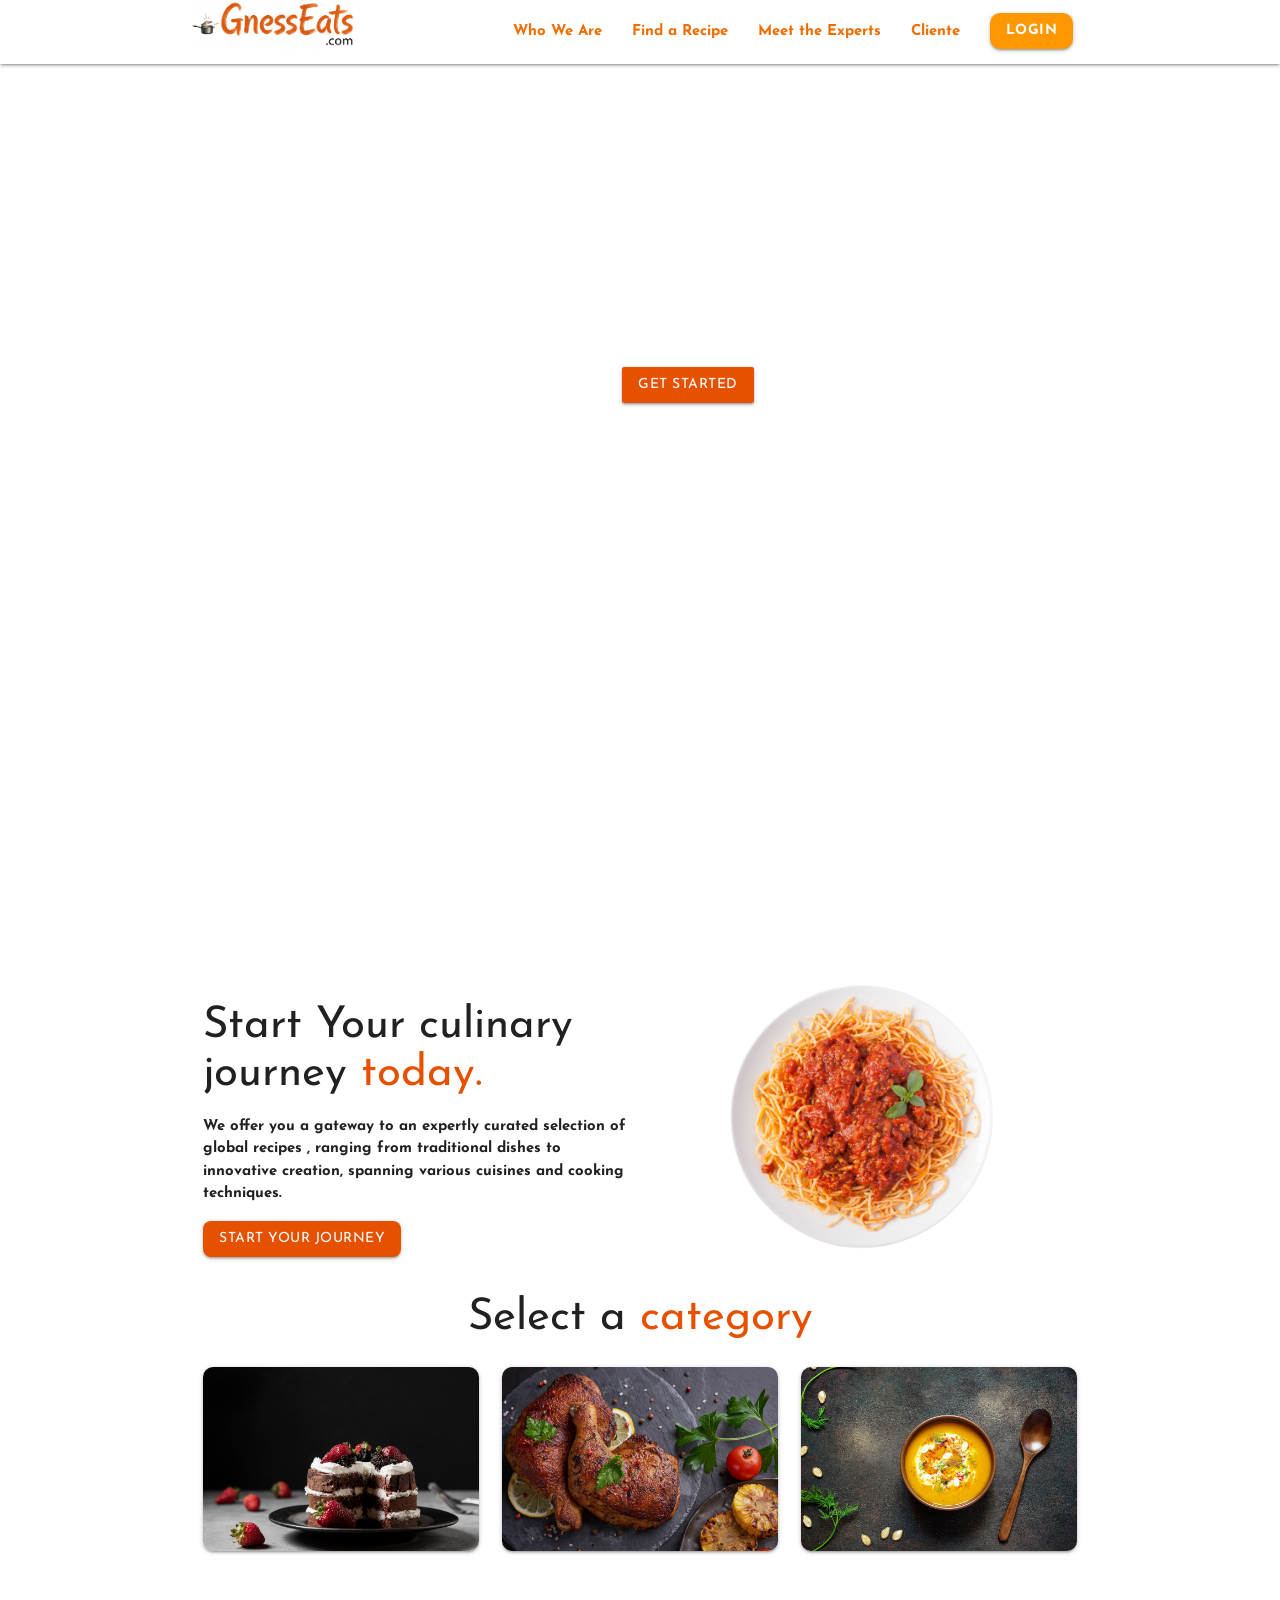
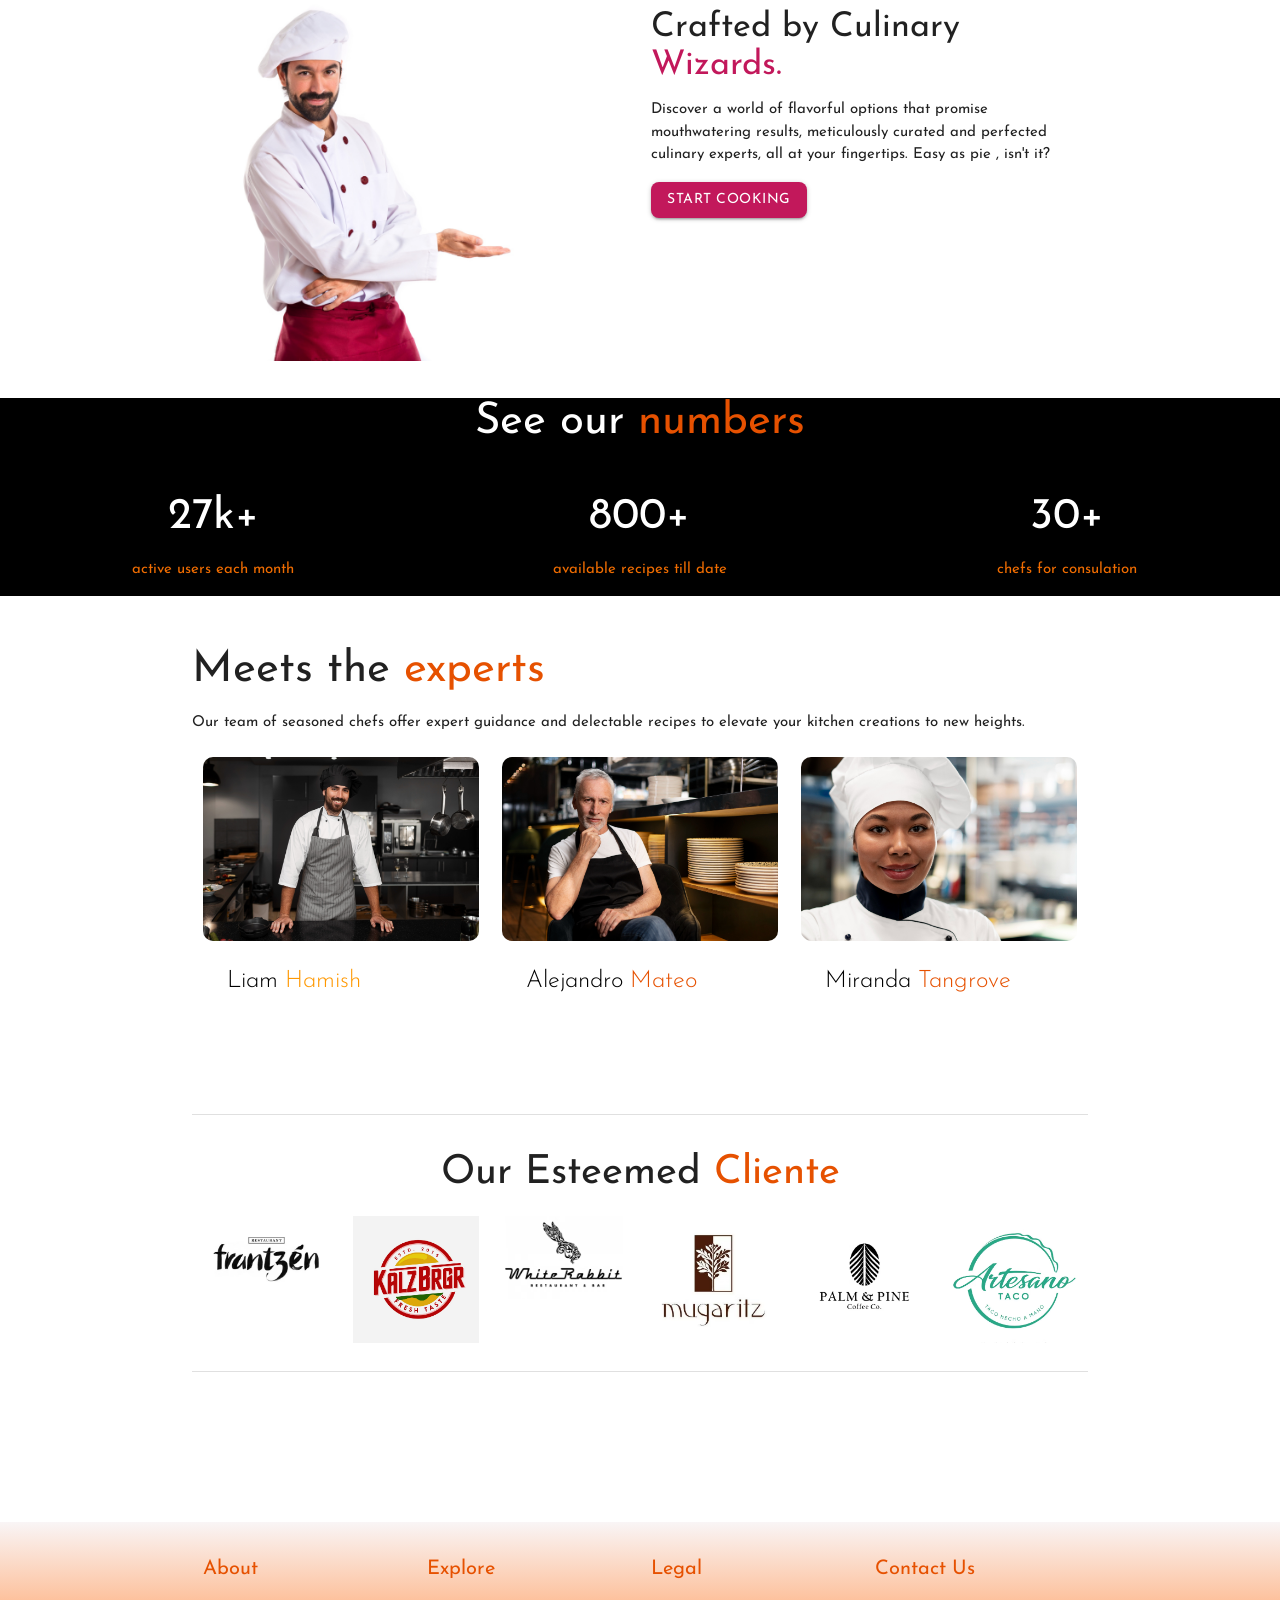
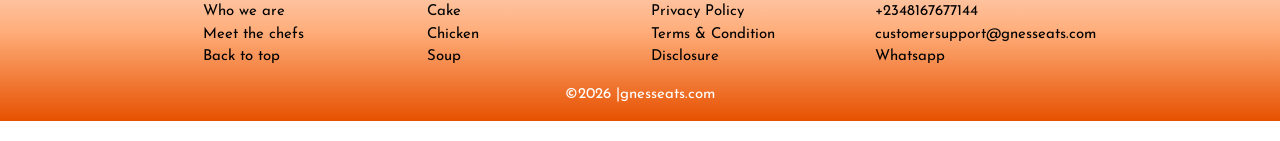
<file: index.html>
<!DOCTYPE html>
<html lang="en">
<head>
    <meta charset="UTF-8">
    <meta name="viewport" content="width=device-width, initial-scale=1.0">
    <title>GnessEats.com</title>
    <link rel="stylesheet" href="css/materialize.css">
    <link rel="stylesheet" href="style.css">
    <link rel="stylesheet" href="https://fonts.googleapis.com/css2?family=Josefin+Sans:wght@400;600;700&display=swap">
    <link rel="stylesheet" href="https://fonts.googleapis.com/icon?family=Material+Icons">
</head>
<body>
    <!-- header -->
    <div class="navbar-fixed">
        <header>
            <nav>
                <div class="nav-wrapper white">
                    <div class="container">
                        <div class="brand-logo">
                            <img src="img/gnesslogo.jpg" alt="GnessEats.com" style="width: 170px;">
                        </div>
                    </div>
                    <div class="container">
                        <a href="#mobile-sidenav" class="sidenav-trigger orange-text text-darken-4"><i class="material-icons">menu</i></a>
                        <ul class="right hide-on-med-and-down">
                            <li><a href="#who-we-are" class="orange-text text-darken-3 nav-links">Who We Are</a></li>
                            <li><a href="#find-a-recipe" class="orange-text text-darken-3 nav-links">Find a Recipe</a></li>
                            <li><a href="#meet-the-expert" class="orange-text text-darken-3 nav-links">Meet the Experts</a></li>
                            <li><a href="#our-esteemed-cliente" class="orange-text text-darken-3 nav-links">Cliente</a></li>
                            <li><a href="#" class="white-text orange login-button btn">LOGIN</a></li>
                        </ul>
                    </div>
                </div>
            </nav>
            <!-- side nav -->
            <ul class="sidenav" id="mobile-sidenav">
                        <li><a href="#who-we-are" class="orange-text text-darken-3 nav-links">Who We Are</a></li>
                        <li><a href="#find-a-recipe" class="orange-text text-darken-3 nav-links">Find a Recipe</a></li>
                        <li><a href="#meet-the-expert" class="orange-text text-darken-3 nav-links">Meet the Experts</a></li>
                        <li><a href="#our-esteemed-cliente" class="orange-text text-darken-3 nav-links">Cliente</a></li>
                        <li><a href="#" class="white-text orange login-button btn">LOGIN</a></li>
                    </ul>
        </header>
    </div>
    <main>
        <!-- hero section -->
        <section>
            <div>
                <video width="100%" autoplay muted loop>
                <source src="img/header-bg-vid.mp4"></video>
                <div class="h center-align">
                    <h2>Every Dish Tells a Story.</h2>
                    <p>Explore, cook, and create with us.</p>
                    <p class="btn orange darken-4">Get Started</p>
                </div>
            </div>
        </section>
        <!-- who we are section -->
        <section class="scrollspy container" id="who-we-are">
            <div class="row">
                <div class="col s12 m6 l6">
                    <h3>Start Your culinary journey <span class="orange-text text-darken-4">today.</span></h3>
                    <p class="who-we-are-p-text">We offer you a gateway to an expertly curated selection of global recipes , ranging from traditional dishes to innovative creation, spanning various cuisines and cooking techniques.</p>
                    <a href="#" class="btn orange darken-4 who-we-are-button">START YOUR JOURNEY</a>
                </div>
                <div class="col s12 m6 l6">
                    <img src="img/spagetti.png" alt="Spagetti" class="responsive-img">
                </div>
            </div>
        </section>
        <!-- select a category -->
        <section class="scrollspy container" id="find-a-recipe">
            <h3 class="select-a-recipe-h-tag">Select a <span class="orange-text text-darken-4">category</span></h3>
            <div class="row">
                <!-- card 1 -->
                <div class="col s12 m12 l4">
                    <a href="cake.html" class="white-text">
                        <div class="relative">
                            <div class="card border-radius-10px">
                                <div class="card-image">
                                    <img src="img/cake-main.jpg" alt="Cake" class="responsive-img">
                                </div>
                            </div>
                            <div class="overlay">
                                <h3>Cakes <i class="material-icons">call_made</i></h3>
                            </div>
                        </div>
                    </a>
                </div>

                <!-- card 2 -->
                <div class="col s12 m12 l4">
                    <a href="chicken.html" class="white-text">
                        <div class="relative">
                            <div class="card border-radius-10px">
                                <div class="card-image">
                                    <img src="img/chicken-main.jpg" alt="Cake" class="responsive-img">
                                </div>
                            </div>
                            <div class="overlay">
                                <h3>Chicken<i class="material-icons">call_made</i></h3>
                            </div>
                        </div>
                    </a>
                </div>

                <!-- card 3 -->
                <div class="col s12 m12 l4">
                    <a href="soup.html" class="white-text">
                        <div class="relative">
                            <div class="card border-radius-10px">
                                <div class="card-image">
                                    <img src="img/soup-main.jpg" alt="Cake" class="responsive-img">
                                </div>
                            </div>
                            <div class="overlay">
                                <h3>Soups<i class="material-icons">call_made</i></h3>
                            </div>
                        </div>
                    </a>
                </div>
        </section>
        <!-- Crafted by Culinary Wizards section -->
        <section class="scrollspy container">
            <div class="row">
                <div class="col s12 m6 l6">
                    <img src="img/chef.jpg" alt="Chef" class="responsive-img">
                </div>
                <div class="col s12 m6 l6">
                    <h4>Crafted by Culinary <br><span class="pink-text text-darken-2">Wizards.</span></h4>
                    <p>Discover a world of flavorful options that promise mouthwatering results, meticulously curated and perfected culinary experts, all at your fingertips. Easy as pie , isn't it?</p>
                    <a href="#" class="btn pink darken-2 who-we-are-button">START COOKING</a>
                </div>
            </div>
        </section>
        <section class="scrollspy see-our-numbers-h-text white-text">
            <h3>See our <span class="orange-text text-darken-4">numbers</span></h3>
            <div class="row">
                <div class="col s12 m12 l4">
                    <div>
                        <h3>27k+</h3>
                        <p class="orange-text text-darken-3">active users each month</p>
                    </div>
                </div>

                <div class="col s12 m12 l4">
                    <div>
                        <h3>800+</h3>
                        <p class="orange-text text-darken-3">available recipes till date</p>
                    </div>
                </div>

                <div class="col s12 m12 l4">
                    <div>
                        <h3>30+</h3>
                        <p class="orange-text text-darken-3">chefs for consulation</p>
                    </div>
                </div>
            </div>

        </section>
        <!-- meet the expert section -->
        <section class="scrollspy container meet-the-expert" id="meet-the-expert">
            <div>
                <h3>Meets the <span class="orange-text text-darken-4">experts</span></h3>
            </div>
            <p>Our team of seasoned chefs offer expert guidance and delectable recipes to elevate your kitchen creations to new heights.</p>
            <div class="row">
                <div class="col s12 m12 l4">
                    <div class="card z-depth-0">
                        <div class="card-image">
                            <img src="img/expert-1.jpg" alt="Expert 1" class="activator">
                        </div>
                        <div class="card-content">
                            <span class="card-title activator black-text text-darken-4">
                                Liam <span class="orange-text">Hamish</span>
                            </span>
                        </div>
                        <div class="card-reveal">
                            <span class="card-title"> <i class="material-icons right">close</i></span>
                            <p> A scottish  culinary virtuoso, infuses traditional flavours with innovative techniques, crafting exquiste dishes that celebrate his rich culinary heritage.</p>
                        </div>
                    </div>
                </div>
                <!-- card 2 -->
                <div class="col s12 m12 l4">
                    <div class="card z-depth-0">
                        <div class="card-image waves-effect waves-block waves-light">
                            <img src="img/expert-2.jpg" alt="Expert 1" class="activator">
                        </div>
                        <div class="card-content">
                            <span class="card-title activator black-text text-darken-4">Alejandro <span class="orange-text text-darken-4">Mateo</span></span>
                        </div>
                        <div class="card-reveal">
                            <span class="card-title"> <i class="material-icons right">close</i></span>
                            <p>He showcases the rich tapestry of Spanish cuisine through his bold flavors and artsitic presentations, honoring age-old traditions with a contemporary flair.</p>
                        </div>
                    </div>
                </div>
                <!-- card 3 -->
                <div class="col s12 m12 l4">
                    <div class="card z-depth-0">
                        <div class="card-image waves-effect waves-block waves-light">
                            <img src="img/expert-3.jpg" alt="Expert 1" class="activator">
                        </div>
                        <div class="card-content">
                            <span class="card-title activator black-text text-darken-4">Miranda <span class="orange-text text-darken-4">Tangrove</span></span>
                        </div>
                        <div class="card-reveal">
                            <span class="card-title"><i class="material-icons right">close</i></span>
                            <p>She brings a modern twist to classic American cuisine, blending flavors from diverse cultural influences to create culinary masterpieces that captivate the palate.</p>
                        </div>
                    </div>
                </div>
            </div>
        </section>

        <!-- our esteemed cliente -->
        <div class="divider container"></div>
        <section class="container" id="our-esteemed-cliente">
            <h2 class="our-estenned-cliente-h-tag">Our Esteemed <span class="orange-text text-darken-4">Cliente</span></h2>
            <!-- images -->
            <div class="row">
                <div class="col s6 m6 l2"><img src="img/rest-1.avif" alt="Cliente-logo-1" class="responsive-img"></div>
                <div class="col s6 m6 l2"><img src="img/rest-2.avif" alt="Cliente-logo-2" class="responsive-img"></div>
                <div class="col s6 m6 l2"><img src="img/rest-3.avif" alt="Cliente-logo-3" class="responsive-img"></div>
                <div class="col s6 m6 l2"><img src="img/rest-4.avif" alt="Cliente-logo-4" class="responsive-img"></div>
                <div class="col s6 m6 l2"><img src="img/rest-5.avif" alt="Cliente-logo-5" class="responsive-img"></div>
                <div class="col s6 m6 l2"><img src="img/rest-6.avif" alt="Cliente-logo-6" class="responsive-img"></div>
            </div>
        </section>
        <div class="divider container"></div>
    </main>
    <footer>
        <div class="row">
            <!-- col 1 -->
            <div class="container">
                <div class="col s12 m6 l3">
                    <h2 class="footer-h-tags">About</h2>
                    <ul>
                        <li><a href="#who-we-are" class="black-text">Who we are</a></li>
                        <li><a href="#meet-the-expert" class="black-text">Meet the chefs</a></li>
                        <li><a href="index.html" class="black-text">Back to top</a></li>
                    </ul>
                </div>
            </div>
            <!-- col 2 -->
            <div class="container">
                <div class="col s12 m6 l3">
                    <h2 class="footer-h-tags">Explore</h2>
                    <ul>
                        <li><a href="cake.html" class="black-text">Cake</a></li>
                        <li><a href="chicken.html" class="black-text">Chicken</a></li>
                        <li><a href="soup.html" class="black-text">Soup</a></li>
                    </ul>
                </div>
            </div>
            <!-- col 3 -->
            <div class="container">
                <div class="col s12 m6 l3">
                    <h2 class="footer-h-tags">Legal</h2>
                    <ul>
                        <li><a href="#" class="black-text">Privacy Policy</a></li>
                        <li><a href="#" class="black-text">Terms & Condition</a></li>
                        <li><a href="#" class="black-text">Disclosure</a></li>
                    </ul>
                </div>
            </div>
            <!-- col 4 -->
            <div class="container">
                <div class="col s12 m6 l3">
                    <h2 class="footer-h-tags">Contact Us</h2>
                    <ul>
                        <li><a href="https://wa.me/2348167677144?text=Hello%20GnessEats%20Team%2C%20I%20visited%20your%20website%20GnessEats.com%20and%20would%20like%20to%20make%20an%20enquiry.%20Thank%20you." target="_blank" style="text-decoration: none;" class="black-text">+2348167677144</a></li>
                        <li><a href="#meet-the-expert" class="black-text">customersupport@gnesseats.com</a></li>
                        <li><a href="https://wa.me/2348167677144?text=Hello%20GnessEats%20Team%2C%20I%20visited%20your%20website%20GnessEats.com%20and%20would%20like%20to%20make%20an%20enquiry.%20Thank%20you." target="_blank" class="black-text">Whatsapp</a></li>
                    </ul>
                </div>
            </div>
            <div class="container footer-copyright">
            <p class="white-text center">&copy;2026 |gnesseats.com</p>  
        </div>
        </div>
    </footer>
</body>
<script src="js/jquery.js"></script>
<script src="js/materialize.js"></script>
<script>
    $(document).ready( ()=>{
    $('sidenav').sidenav();
    $('scrollspy').scrollSpy();
    })
</script>
</html>
</file>
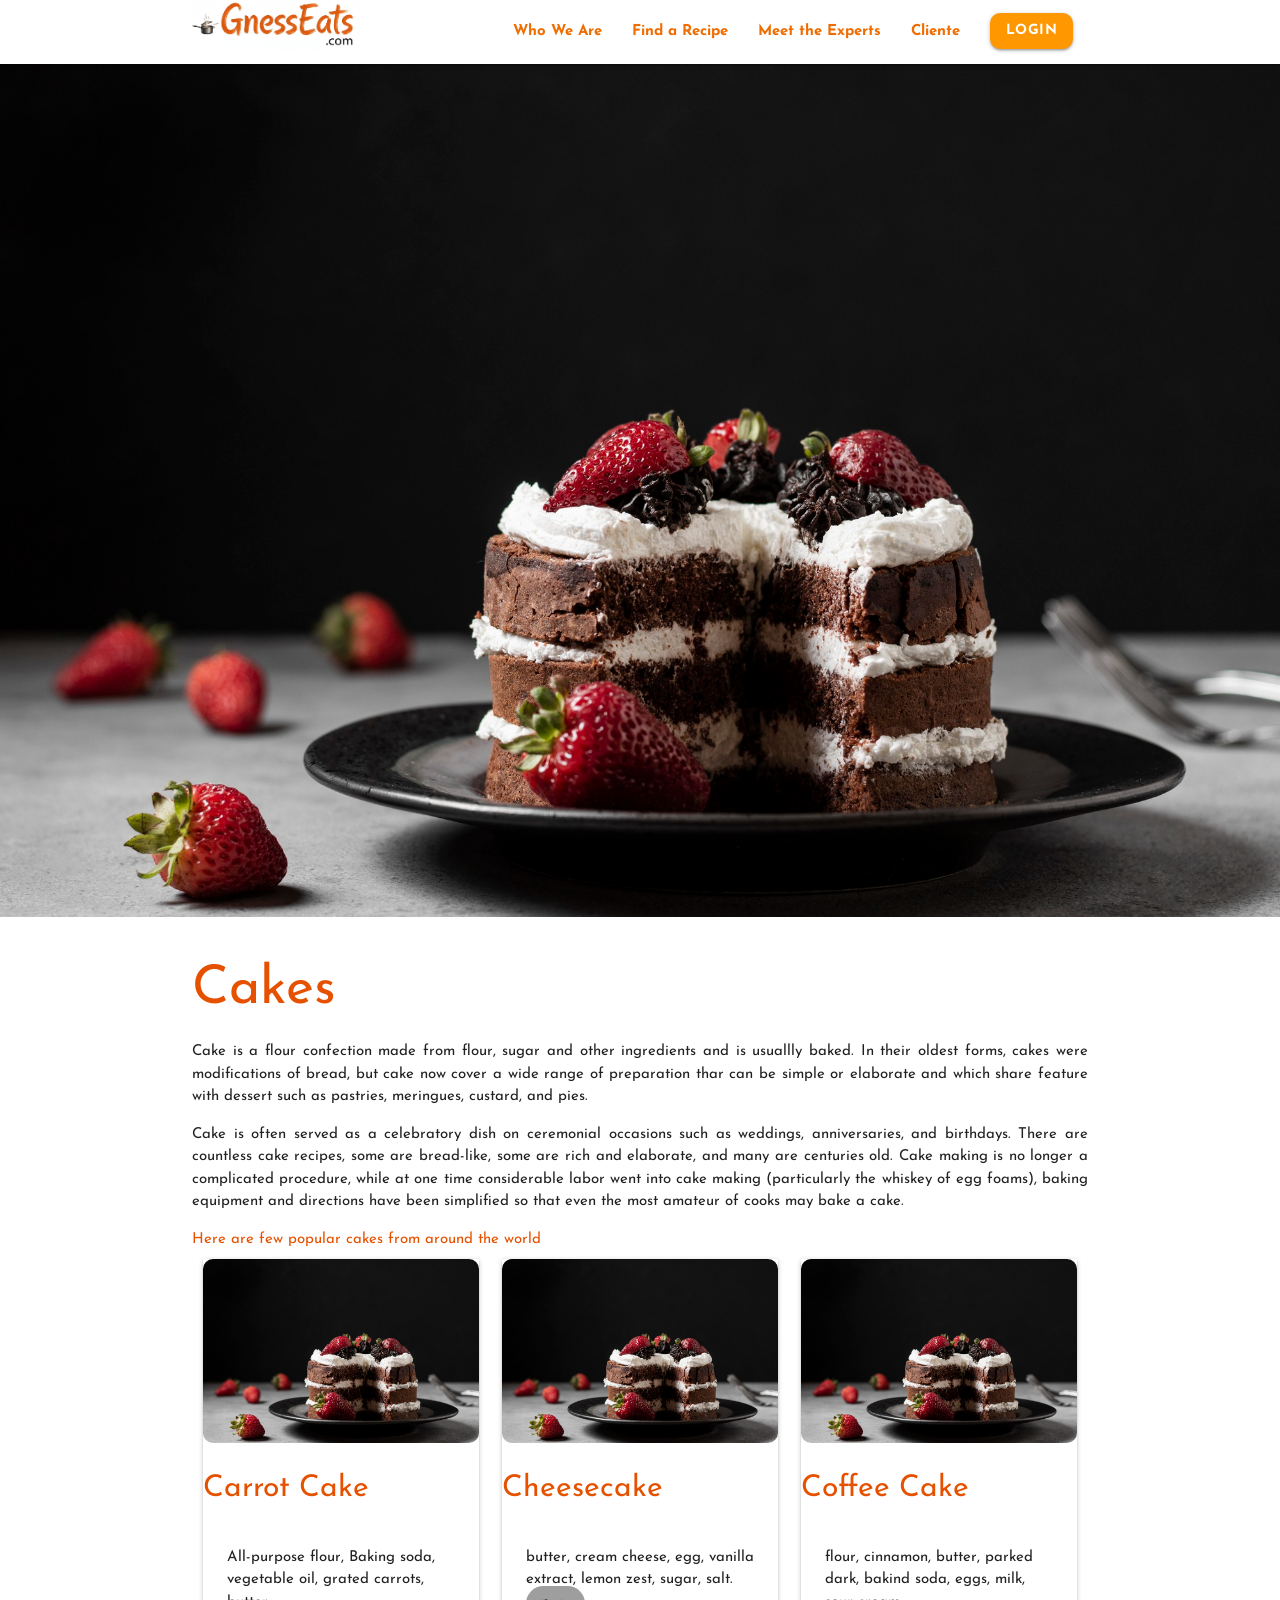
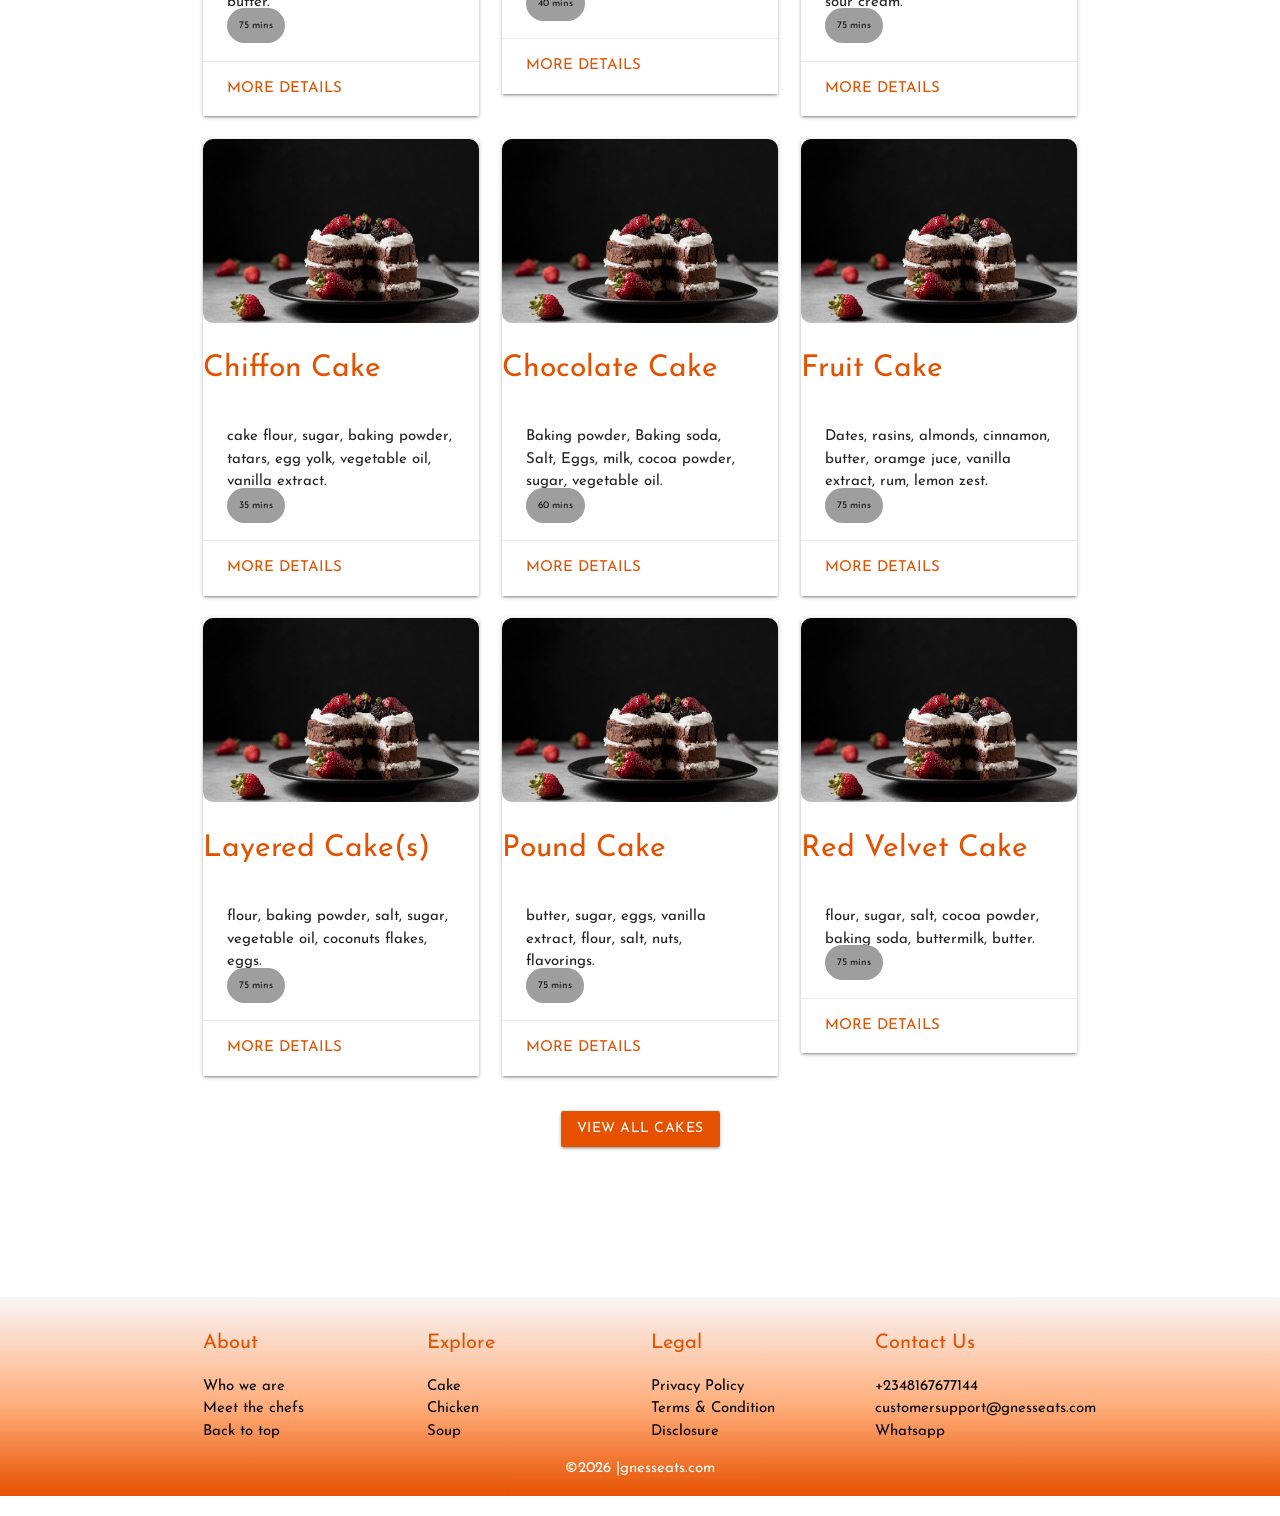
<file: cake.html>
<!DOCTYPE html>
<html lang="en">
<head>
    <meta charset="UTF-8">
    <meta name="viewport" content="width=device-width, initial-scale=1.0">
    <title>Cake</title>
    <link rel="stylesheet" href="css/materialize.css">
    <link rel="stylesheet" href="style.css">
    <link rel="stylesheet" href="https://fonts.googleapis.com/css2?family=Josefin+Sans:wght@400;600;700&display=swap">
    <link rel="stylesheet" href="https://fonts.googleapis.com/icon?family=Material+Icons">
</head>
<body>
    <div class="navbar-fixed">
        <header>
            <nav>
                <div class="nav-wrapper white">
                    <div class="container">
                        <div class="brand-logo">
                            <img src="img/gnesslogo.jpg" alt="GnessEats.com" style="width: 170px;">
                        </div>
                    </div>
                    <div class="container">
                        <a href="#mobile-sidenav" class="sidenav-trigger orange-text text-darken-4"><i class="material-icons">menu</i></a>
                        <ul class="right hide-on-med-and-down">
                            <li><a href="index.html#who-we-are" class="orange-text text-darken-3 nav-links">Who We Are</a></li>
                            <li><a href="index.html#find-a-recipe" class="orange-text text-darken-3 nav-links">Find a Recipe</a></li>
                            <li><a href="index.html#meet-the-expert" class="orange-text text-darken-3 nav-links">Meet the Experts</a></li>
                            <li><a href="index.html#our-esteemed-cliente" class="orange-text text-darken-3 nav-links">Cliente</a></li>
                            <li><a href="#" class="white-text orange login-button btn">LOGIN</a></li>
                        </ul>
                    </div>
                </div>
            </nav>
            <!-- side nav -->
            <ul class="sidenav" id="mobile-sidenav">
                        <li><a href="index.html#who-we-are" class="orange-text text-darken-3 nav-links">Who We Are</a></li>
                        <li><a href="index.html#find-a-recipe" class="orange-text text-darken-3 nav-links">Find a Recipe</a></li>
                        <li><a href="index.html#meet-the-expert" class="orange-text text-darken-3 nav-links">Meet the Experts</a></li>
                        <li><a href="index.html#our-esteemed-cliente" class="orange-text text-darken-3 nav-links">Cliente</a></li>
                        <li><a href="#" class="white-text orange login-button btn">LOGIN</a></li>
                    </ul>
        </header>
    </div>
    <main>
        <!-- her0 section -->
        <section>
            <div class="her0-image">
                <img src="img/cake-main.jpg" alt="Cake" class="responsive-img">
            </div>
        </section>
        <!-- text and card secton -->
        <section>
            <div class="container">
                <h2 class="orange-text text-darken-4">Cakes</h2>
                <p style="text-align: justify;">Cake is a flour confection made from flour, sugar and other ingredients and is usuallly baked. In their oldest forms, cakes were modifications of bread, but cake now cover a wide range of preparation thar can be simple or elaborate and which share feature with dessert such as pastries, meringues, custard, and pies.</p>
                <p style="text-align: justify;">Cake is often served as a celebratory dish on ceremonial occasions such as weddings, anniversaries, and birthdays. There are countless cake recipes, some are bread-like, some are rich and elaborate, and many are centuries old. Cake making is no longer a complicated procedure, while at one time considerable labor went into cake making (particularly the whiskey of egg foams), baking equipment and directions have been simplified so that even the most amateur of cooks may bake a cake.</p>
            </div>
            <div class="container">
                <div>
                    <span class="orange-text text-darken-4">Here are few popular cakes from around the world</span>
                </div>
                <div>
                    <div class="row">
                        <!-- card 1 -->
                        <div class="col s12 m6 l4">
                            <div class="card">
                                    <div class="card-image">
                                        <img src="img/cake-main.jpg" alt="Carrot Cake" class="responsive-img">
                                    </div>
                                    <div class="card-title">
                                        <h3 style="font-size: 30px;" class="orange-text text-darken-4">Carrot Cake</h3>
                                    </div>
                                    <div class="card-content">
                                        <p>All-purpose flour, Baking soda, vegetable oil, grated carrots, butter.</p>
                                        <span class="duration grey">75 mins</span>
                                    </div>
                                    <div class="card-action">
                                        <a href="#" class="orange-text text-darken-4">More Details</a>
                                    </div>
                                </div>
                            </div>

                            <!-- card 2 -->
                            <div class="col s12 m6 l4">
                            <div class="card">
                                    <div class="card-image">
                                        <img src="img/cake-main.jpg" alt="Cheesecake" class="responsive-img">
                                    </div>
                                    <div class="card-title">
                                        <h3 style="font-size: 30px;" class="orange-text text-darken-4">Cheesecake</h3>
                                    </div>
                                    <div class="card-content">
                                        <p>butter, cream cheese, egg, vanilla extract, lemon zest, sugar, salt.</p>
                                        <span class="duration grey">40 mins</span>
                                    </div>
                                    <div class="card-action">
                                        <a href="#" class="orange-text text-darken-4">More Details</a>
                                    </div>
                                </div>
                            </div>

                            <!-- card 3 -->
                            <div class="col s12 m6 l4">
                            <div class="card">
                                    <div class="card-image">
                                        <img src="img/cake-main.jpg" alt="Coffee Cake" class="responsive-img">
                                    </div>
                                    <div class="card-title">
                                        <h3 style="font-size: 30px;" class="orange-text text-darken-4">Coffee Cake</h3>
                                    </div>
                                    <div class="card-content">
                                        <p>flour, cinnamon, butter, parked dark, bakind soda, eggs, milk, sour cream. </p>
                                        <span class="duration grey">75 mins</span>
                                    </div>
                                    <div class="card-action">
                                        <a href="#" class="orange-text text-darken-4">More Details</a>
                                    </div>
                                </div>
                            </div>

                            <!-- card 4 -->
                            <div class="col s12 m6 l4">
                            <div class="card">
                                    <div class="card-image">
                                        <img src="img/cake-main.jpg" alt="Chiffon Cake" class="responsive-img">
                                    </div>
                                    <div class="card-title">
                                        <h3 style="font-size: 30px;" class="orange-text text-darken-4">Chiffon Cake</h3>
                                    </div>
                                    <div class="card-content">
                                        <p>cake flour, sugar, baking powder, tatars, egg yolk, vegetable oil, vanilla extract.</p>
                                        <span class="duration grey">35 mins</span>
                                    </div>
                                    <div class="card-action">
                                        <a href="#" class="orange-text text-darken-4">More Details</a>
                                    </div>
                                </div>
                            </div>

                            <!-- card 5 -->
                            <div class="col s12 m6 l4">
                            <div class="card">
                                    <div class="card-image">
                                        <img src="img/cake-main.jpg" alt="Chocolate Cake" class="responsive-img">
                                    </div>
                                    <div class="card-title">
                                        <h3 style="font-size: 30px;" class="orange-text text-darken-4">Chocolate Cake</h3>
                                    </div>
                                    <div class="card-content">
                                        <p>Baking powder, Baking soda, Salt, Eggs, milk, cocoa powder, sugar, vegetable oil.</p>
                                        <span class="duration grey">60 mins</span>
                                    </div>
                                    <div class="card-action">
                                        <a href="#" class="orange-text text-darken-4">More Details</a>
                                    </div>
                                </div>
                            </div>

                            <!-- card 6 -->
                            <div class="col s12 m6 l4">
                            <div class="card">
                                    <div class="card-image">
                                        <img src="img/cake-main.jpg" alt="Fruit Cake" class="responsive-img">
                                    </div>
                                    <div class="card-title">
                                        <h3 style="font-size: 30px;" class="orange-text text-darken-4">Fruit Cake</h3>
                                    </div>
                                    <div class="card-content">
                                        <p>Dates, rasins, almonds, cinnamon, butter, oramge juce, vanilla extract, rum, lemon zest.</p>
                                        <span class="duration grey">75 mins</span>
                                    </div>
                                    <div class="card-action">
                                        <a href="#" class="orange-text text-darken-4">More Details</a>
                                    </div>
                                </div>
                            </div>

                            <!-- card 7 -->
                            <div class="col s12 m6 l4">
                            <div class="card">
                                    <div class="card-image">
                                        <img src="img/cake-main.jpg" alt="Layered Cake(s)" class="responsive-img">
                                    </div>
                                    <div class="card-title">
                                        <h3 style="font-size: 30px;" class="orange-text text-darken-4">Layered Cake(s)</h3>
                                    </div>
                                    <div class="card-content">
                                        <p>flour, baking powder, salt, sugar, vegetable oil, coconuts flakes, eggs.</p>
                                        <span class="duration grey">75 mins</span>
                                    </div>
                                    <div class="card-action">
                                        <a href="#" class="orange-text text-darken-4">More Details</a>
                                    </div>
                                </div>
                            </div>

                            <!-- card 8 -->
                            <div class="col s12 m6 l4">
                            <div class="card">
                                    <div class="card-image">
                                        <img src="img/cake-main.jpg" alt="Pound Cake" class="responsive-img">
                                    </div>
                                    <div class="card-title">
                                        <h3 style="font-size: 30px;" class="orange-text text-darken-4">Pound Cake</h3>
                                    </div>
                                    <div class="card-content">
                                        <p>butter, sugar, eggs, vanilla extract, flour, salt, nuts, flavorings.</p>
                                        <span class="duration grey">75 mins</span>
                                    </div>
                                    <div class="card-action">
                                        <a href="#" class="orange-text text-darken-4">More Details</a>
                                    </div>
                                </div>
                            </div>

                            <!-- card 9 -->
                        <div class="hide-on-med-only">
                            <div class="col s12 m6 l4">
                            <div class="card">
                                    <div class="card-image">
                                        <img src="img/cake-main.jpg" alt="Red Velvet Cake" class="responsive-img">
                                    </div>
                                    <div class="card-title">
                                        <h3 style="font-size: 30px;" class="orange-text text-darken-4">Red Velvet Cake</h3>
                                    </div>
                                    <div class="card-content">
                                        <p>flour, sugar, salt, cocoa powder, baking soda, buttermilk, butter.</p>
                                        <span class="duration grey">75 mins</span>
                                    </div>
                                    <div class="card-action">
                                        <a href="#" class="orange-text text-darken-4">More Details</a>
                                    </div>
                                </div>
                            </div>
                        </div>
                    </div>
                </div>
                <div class="center">
                    <a href="#" class="btn orange darken-4">VIEW ALL CAKES</a>
                </div>
        </section>
    </main>
    <footer>
        <div class="row">
            <!-- col 1 -->
            <div class="container">
                <div class="col s12 m6 l3">
                    <h2 class="footer-h-tags">About</h2>
                    <ul>
                        <li><a href="#who-we-are" class="black-text">Who we are</a></li>
                        <li><a href="#meet-the-expert" class="black-text">Meet the chefs</a></li>
                        <li><a href="index.html" class="black-text">Back to top</a></li>
                    </ul>
                </div>
            </div>
            <!-- col 2 -->
            <div class="container">
                <div class="col s12 m6 l3">
                    <h2 class="footer-h-tags">Explore</h2>
                    <ul>
                        <li><a href="cake.html" class="black-text">Cake</a></li>
                        <li><a href="chicken.html" class="black-text">Chicken</a></li>
                        <li><a href="soup.html" class="black-text">Soup</a></li>
                    </ul>
                </div>
            </div>
            <!-- col 3 -->
            <div class="container">
                <div class="col s12 m6 l3">
                    <h2 class="footer-h-tags">Legal</h2>
                    <ul>
                        <li><a href="#" class="black-text">Privacy Policy</a></li>
                        <li><a href="#" class="black-text">Terms & Condition</a></li>
                        <li><a href="#" class="black-text">Disclosure</a></li>
                    </ul>
                </div>
            </div>
            <!-- col 4 -->
            <div class="container">
                <div class="col s12 m6 l3">
                    <h2 class="footer-h-tags">Contact Us</h2>
                    <ul>
                        <li><a href="https://wa.me/2348167677144?text=Hello%20GnessEats%20Team%2C%20I%20visited%20your%20website%20GnessEats.com%20and%20would%20like%20to%20make%20an%20enquiry.%20Thank%20you." target="_blank" style="text-decoration: none;" class="black-text">+2348167677144</a></li>
                        <li><a href="#meet-the-expert" class="black-text">customersupport@gnesseats.com</a></li>
                        <li><a href="https://wa.me/2348167677144?text=Hello%20GnessEats%20Team%2C%20I%20visited%20your%20website%20GnessEats.com%20and%20would%20like%20to%20make%20an%20enquiry.%20Thank%20you." target="_blank" class="black-text">Whatsapp</a></li>
                    </ul>
                </div>
            </div>
            <div class="container footer-copyright">
                <p class="white-text center">&copy;2026 |gnesseats.com</p>  
            </div>
        </div>
    </footer>
</body>
<script src="js/jquery.js"></script>
<script src="js/materialize.js"></script>
<script>
    $(document).ready( ()=>{
    $('sidenav').sidenav();
    $('scrollspy').scrollSpy();
    })
</script>
</html>
</file>
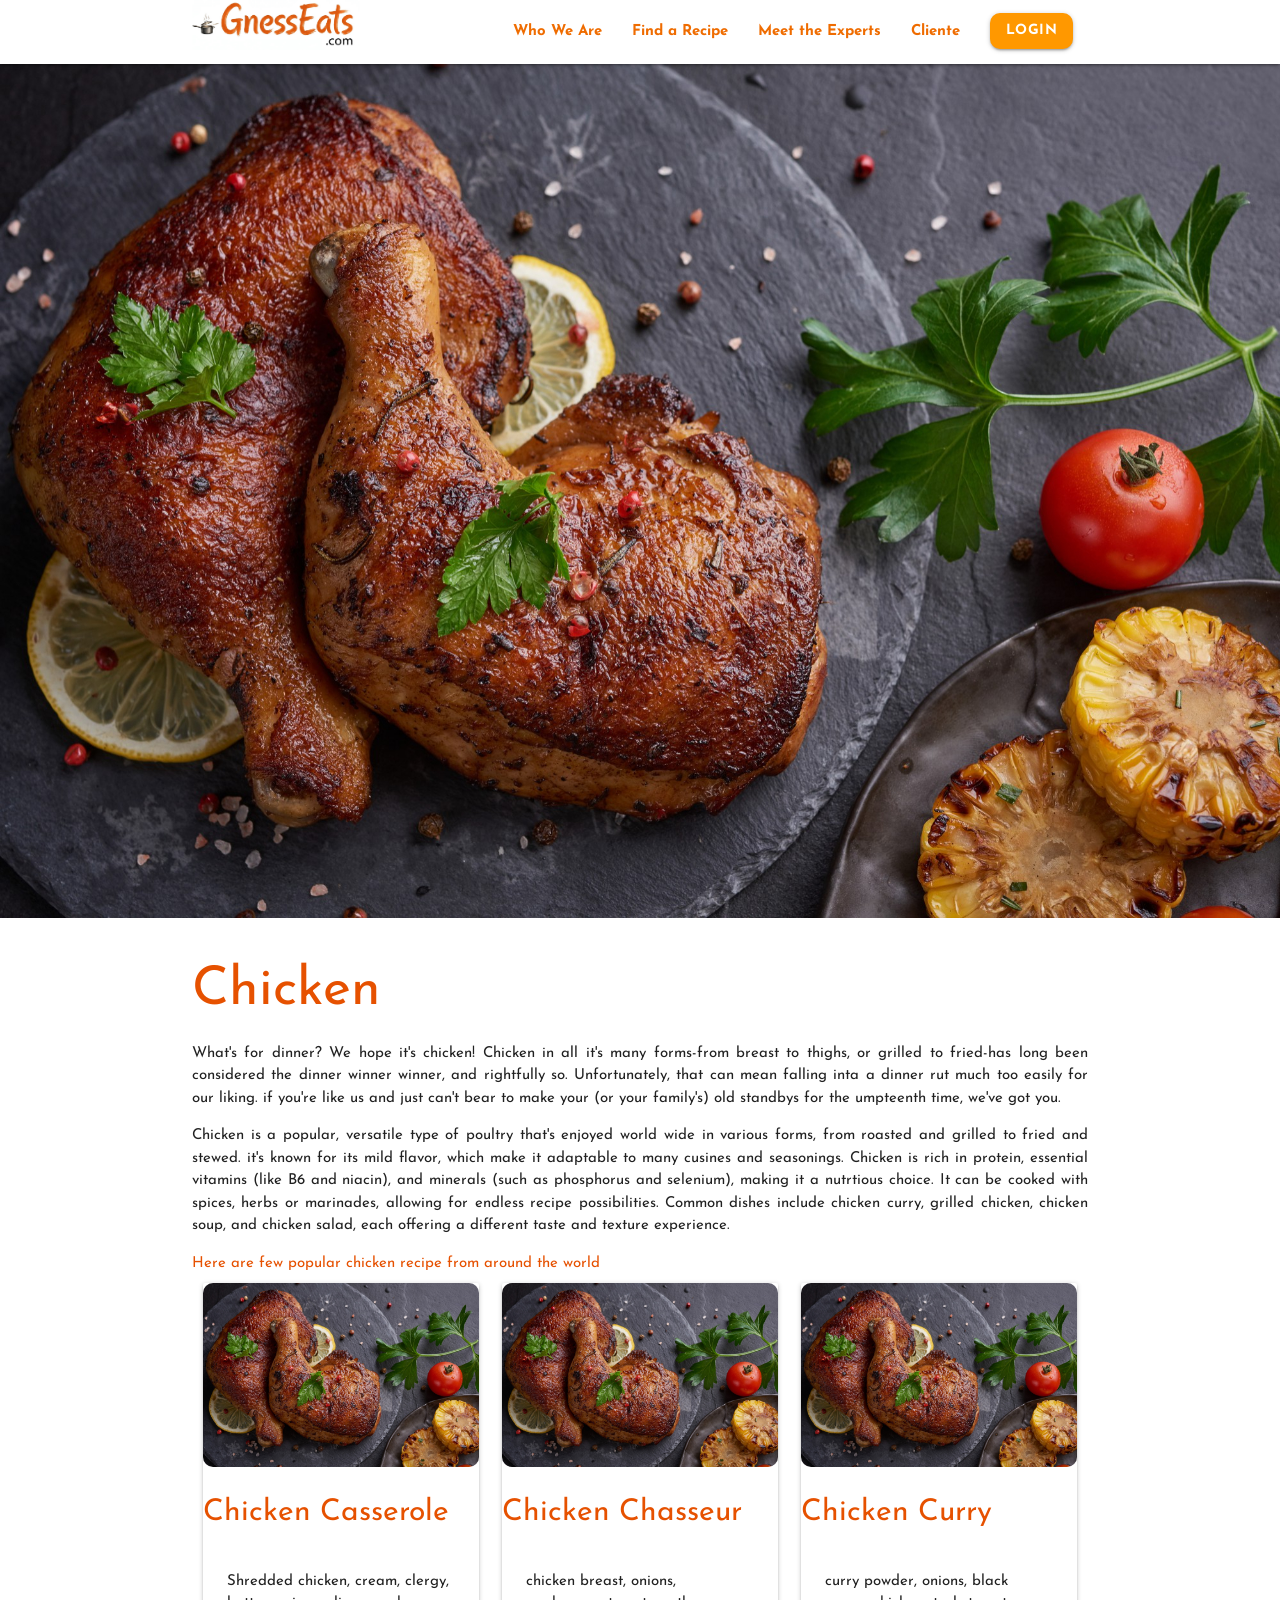
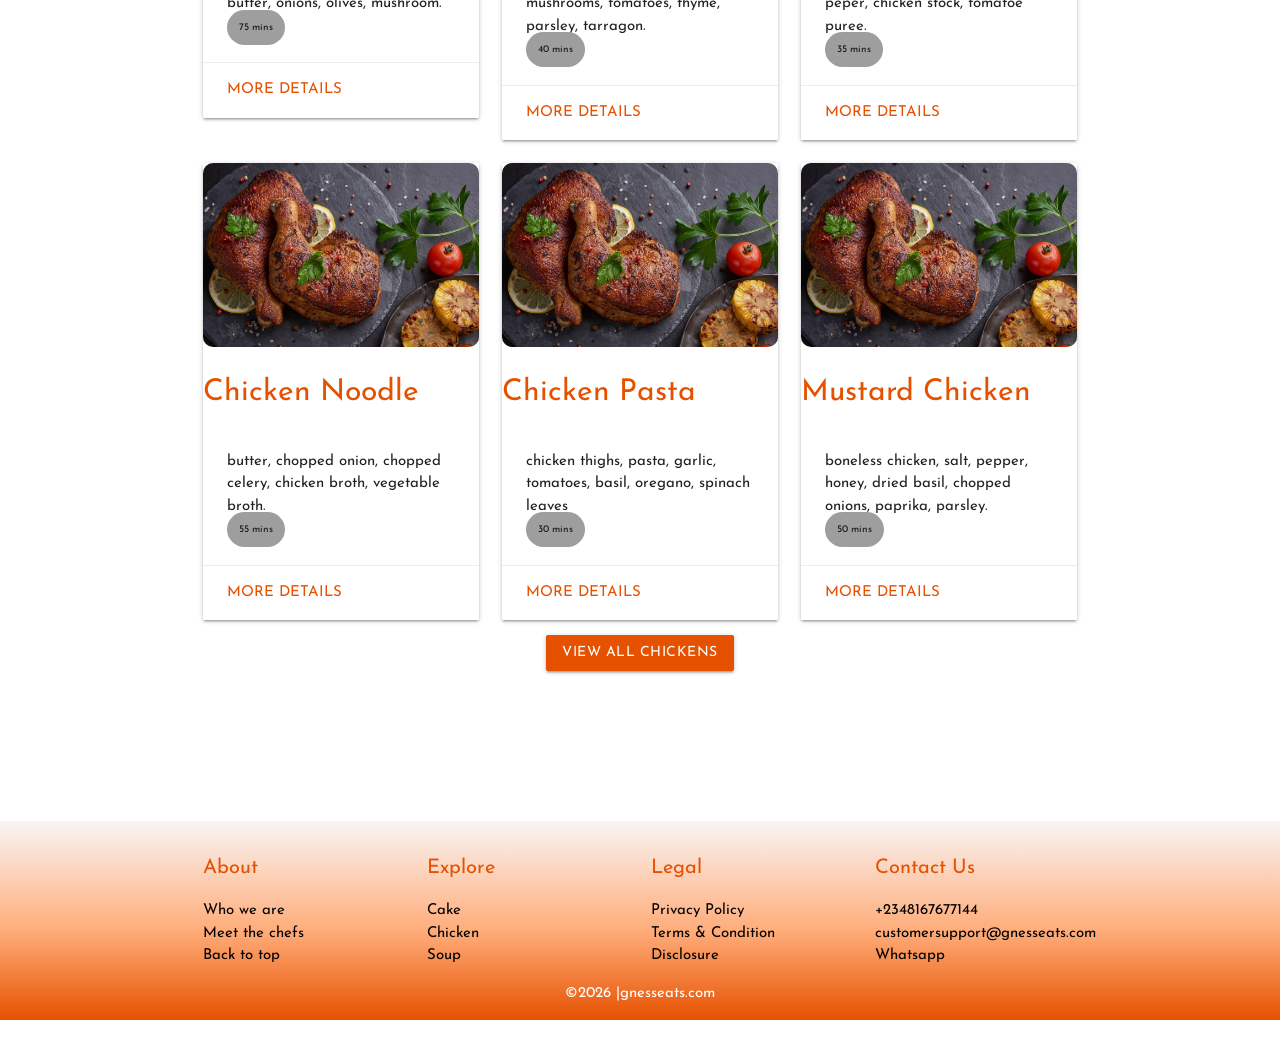
<file: chicken.html>
<!DOCTYPE html>
<html lang="en">
<head>
    <meta charset="UTF-8">
    <meta name="viewport" content="width=device-width, initial-scale=1.0">
    <title>Chicken</title>
    <link rel="stylesheet" href="css/materialize.css">
    <link rel="stylesheet" href="style.css">
    <link rel="stylesheet" href="https://fonts.googleapis.com/css2?family=Josefin+Sans:wght@400;600;700&display=swap">
    <link rel="stylesheet" href="https://fonts.googleapis.com/icon?family=Material+Icons">
</head>
<body>
<div class="navbar-fixed">
    <header>
        <nav>
                <div class="nav-wrapper white">
                    <div class="container">
                        <div class="brand-logo">
                            <img src="img/gnesslogo.jpg" alt="GnessEats.com" style="width: 170px;">
                        </div>
                    </div>
                    <div class="container">
                        <a href="#mobile-sidenav" class="sidenav-trigger orange-text text-darken-4"><i class="material-icons">menu</i></a>
                        <ul class="right hide-on-med-and-down">
                            <li><a href="index.html#who-we-are" class="orange-text text-darken-3 nav-links">Who We Are</a></li>
                            <li><a href="index.html#find-a-recipe" class="orange-text text-darken-3 nav-links">Find a Recipe</a></li>
                            <li><a href="index.html#meet-the-expert" class="orange-text text-darken-3 nav-links">Meet the Experts</a></li>
                            <li><a href="index.html#our-esteemed-cliente" class="orange-text text-darken-3 nav-links">Cliente</a></li>
                            <li><a href="#" class="white-text orange login-button btn">LOGIN</a></li>
                        </ul>
                    </div>
                </div>
            </nav>
            <!-- side nav -->
            <ul class="sidenav" id="mobile-sidenav">
                        <li><a href="index.html#who-we-are" class="orange-text text-darken-3 nav-links">Who We Are</a></li>
                        <li><a href="index.html#find-a-recipe" class="orange-text text-darken-3 nav-links">Find a Recipe</a></li>
                        <li><a href="index.html#meet-the-expert" class="orange-text text-darken-3 nav-links">Meet the Experts</a></li>
                        <li><a href="index.html#our-esteemed-cliente" class="orange-text text-darken-3 nav-links">Cliente</a></li>
                        <li><a href="#" class="white-text orange login-button btn">LOGIN</a></li>
                    </ul>
    </header>
</div>
    <main>
        <!-- her0 section -->
        <section>
            <div class="her0-image">
                <img src="img/chicken-main.jpg" alt="Chicken" class="responsive-img">
            </div>
        </section>

            <!-- text and card secton -->
        <section>
            <div class="container">
                <h2 class="orange-text text-darken-4">Chicken</h2>
                <p style="text-align: justify;">What's for dinner? We hope it's chicken! Chicken in all it's many forms-from breast to thighs, or grilled to fried-has long been considered the dinner winner winner, and rightfully so. Unfortunately, that can mean falling inta a dinner rut much too easily for our liking. if you're like us and just can't bear to make your (or your family's) old standbys for the umpteenth time, we've got you.</p>
                <p style="text-align: justify;">Chicken is a popular, versatile type of poultry that's enjoyed world wide in various forms, from roasted and grilled to fried and stewed. it's known for its mild flavor, which make it adaptable to many cusines and seasonings. Chicken is rich in protein, essential vitamins (like B6 and niacin), and minerals (such as phosphorus and selenium), making it a nutrtious choice. It can be cooked with spices, herbs or marinades, allowing for endless recipe possibilities. Common dishes include chicken curry, grilled chicken, chicken soup, and chicken salad, each offering a different taste and texture experience.</p>
            </div>
            <div class="container">
                <div>
                    <span class="orange-text text-darken-4">Here are few popular chicken recipe from around the world</span>
                </div>
                <div>
                    <div class="row">
                        <!-- card 1 -->
                        <div class="col s12 m6 l4">
                            <div class="card">
                                    <div class="card-image">
                                        <img src="img/chicken-main.jpg" alt="Chicken Casserole" class="responsive-img">
                                    </div>
                                    <div class="card-title">
                                        <h3 style="font-size: 30px;" class="orange-text text-darken-4">Chicken Casserole</h3>
                                    </div>
                                    <div class="card-content">
                                        <p>Shredded chicken, cream, clergy, butter, onions, olives, mushroom.</p>
                                        <span class="duration grey">75 mins</span>
                                    </div>
                                    <div class="card-action">
                                        <a href="#" class="orange-text text-darken-4">More Details</a>
                                    </div>
                                </div>
                            </div>

                            <!-- card 2 -->
                            <div class="col s12 m6 l4">
                            <div class="card">
                                    <div class="card-image">
                                        <img src="img/chicken-main.jpg" alt="Chicken Chasseur" class="responsive-img">
                                    </div>
                                    <div class="card-title">
                                        <h3 style="font-size: 30px;" class="orange-text text-darken-4">Chicken Chasseur</h3>
                                    </div>
                                    <div class="card-content">
                                        <p>chicken breast, onions, mushrooms, tomatoes, thyme, parsley, tarragon.</p>
                                        <span class="duration grey">40 mins</span>
                                    </div>
                                    <div class="card-action">
                                        <a href="#" class="orange-text text-darken-4">More Details</a>
                                    </div>
                                </div>
                            </div>

                            <!-- card 3 -->
                            <div class="col s12 m6 l4">
                            <div class="card">
                                    <div class="card-image">
                                        <img src="img/chicken-main.jpg" alt="Chicken Curry" class="responsive-img">
                                    </div>
                                    <div class="card-title">
                                        <h3 style="font-size: 30px;" class="orange-text text-darken-4">Chicken Curry</h3>
                                    </div>
                                    <div class="card-content">
                                        <p>curry powder, onions, black peper, chicken stock, tomatoe puree.</p>
                                        <span class="duration grey">35 mins</span>
                                    </div>
                                    <div class="card-action">
                                        <a href="#" class="orange-text text-darken-4">More Details</a>
                                    </div>
                                </div>
                            </div>

                            <!-- card 4 -->
                            <div class="col s12 m6 l4">
                            <div class="card">
                                    <div class="card-image">
                                        <img src="img/chicken-main.jpg" alt="Chicken Noodle" class="responsive-img">
                                    </div>
                                    <div class="card-title">
                                        <h3 style="font-size: 30px;" class="orange-text text-darken-4">Chicken Noodle</h3>
                                    </div>
                                    <div class="card-content">
                                        <p>butter, chopped onion, chopped celery, chicken broth, vegetable broth.</p>
                                        <span class="duration grey">55 mins</span>
                                    </div>
                                    <div class="card-action">
                                        <a href="#" class="orange-text text-darken-4">More Details</a>
                                    </div>
                                </div>
                            </div>

                            <!-- card 5 -->
                            <div class="col s12 m6 l4">
                            <div class="card">
                                    <div class="card-image">
                                        <img src="img/chicken-main.jpg" alt="Chicken Pasta" class="responsive-img">
                                    </div>
                                    <div class="card-title">
                                        <h3 style="font-size: 30px;" class="orange-text text-darken-4">Chicken Pasta</h3>
                                    </div>
                                    <div class="card-content">
                                        <p>chicken thighs, pasta, garlic, tomatoes, basil, oregano, spinach leaves</p>
                                        <span class="duration grey">30 mins</span>
                                    </div>
                                    <div class="card-action">
                                        <a href="#" class="orange-text text-darken-4">More Details</a>
                                    </div>
                                </div>
                            </div>

                            <!-- card 6 -->
                            <div class="col s12 m6 l4">
                            <div class="card">
                                    <div class="card-image">
                                        <img src="img/chicken-main.jpg" alt="Mustard Chicken" class="responsive-img">
                                    </div>
                                    <div class="card-title">
                                        <h3 style="font-size: 30px;" class="orange-text text-darken-4">Mustard Chicken</h3>
                                    </div>
                                    <div class="card-content">
                                        <p>boneless chicken, salt, pepper, honey, dried basil, chopped onions, paprika, parsley.</p>
                                        <span class="duration grey">50 mins</span>
                                    </div>
                                    <div class="card-action">
                                        <a href="#" class="orange-text text-darken-4">More Details</a>
                                    </div>
                                </div>
                            </div>
                <div class="center">
                    <a href="#" class="btn orange darken-4">VIEW ALL CHICKENS</a>
                </div>
        </section>
    </main>
    <footer>
        <div class="row">
            <!-- col 1 -->
            <div class="container">
                <div class="col s12 m6 l3">
                    <h2 class="footer-h-tags">About</h2>
                    <ul>
                        <li><a href="#who-we-are" class="black-text">Who we are</a></li>
                        <li><a href="#meet-the-expert" class="black-text">Meet the chefs</a></li>
                        <li><a href="index.html" class="black-text">Back to top</a></li>
                    </ul>
                </div>
            </div>
            <!-- col 2 -->
            <div class="container">
                <div class="col s12 m6 l3">
                    <h2 class="footer-h-tags">Explore</h2>
                    <ul>
                        <li><a href="cake.html" class="black-text">Cake</a></li>
                        <li><a href="chicken.html" class="black-text">Chicken</a></li>
                        <li><a href="soup.html" class="black-text">Soup</a></li>
                    </ul>
                </div>
            </div>
            <!-- col 3 -->
            <div class="container">
                <div class="col s12 m6 l3">
                    <h2 class="footer-h-tags">Legal</h2>
                    <ul>
                        <li><a href="#" class="black-text">Privacy Policy</a></li>
                        <li><a href="#" class="black-text">Terms & Condition</a></li>
                        <li><a href="#" class="black-text">Disclosure</a></li>
                    </ul>
                </div>
            </div>
            <!-- col 4 -->
            <div class="container">
                <div class="col s12 m6 l3">
                    <h2 class="footer-h-tags">Contact Us</h2>
                    <ul>
                        <li><a href="https://wa.me/2348167677144?text=Hello%20GnessEats%20Team%2C%20I%20visited%20your%20website%20GnessEats.com%20and%20would%20like%20to%20make%20an%20enquiry.%20Thank%20you." target="_blank" style="text-decoration: none;" class="black-text">+2348167677144</a></li>
                        <li><a href="#meet-the-expert" class="black-text">customersupport@gnesseats.com</a></li>
                        <li><a href="https://wa.me/2348167677144?text=Hello%20GnessEats%20Team%2C%20I%20visited%20your%20website%20GnessEats.com%20and%20would%20like%20to%20make%20an%20enquiry.%20Thank%20you." target="_blank" class="black-text">Whatsapp</a></li>
                    </ul>
                </div>
            </div>
            <div class="container footer-copyright">
                <p class="white-text center">&copy;2026 |gnesseats.com</p>  
            </div>
        </div>
    </footer>
</body>
<script src="js/jquery.js"></script>
<script src="js/materialize.js"></script>
<script>
    $(document).ready( ()=>{
    $('sidenav').sidenav();
    $('scrollspy').scrollSpy();
    })
</script>
</html>
</file>
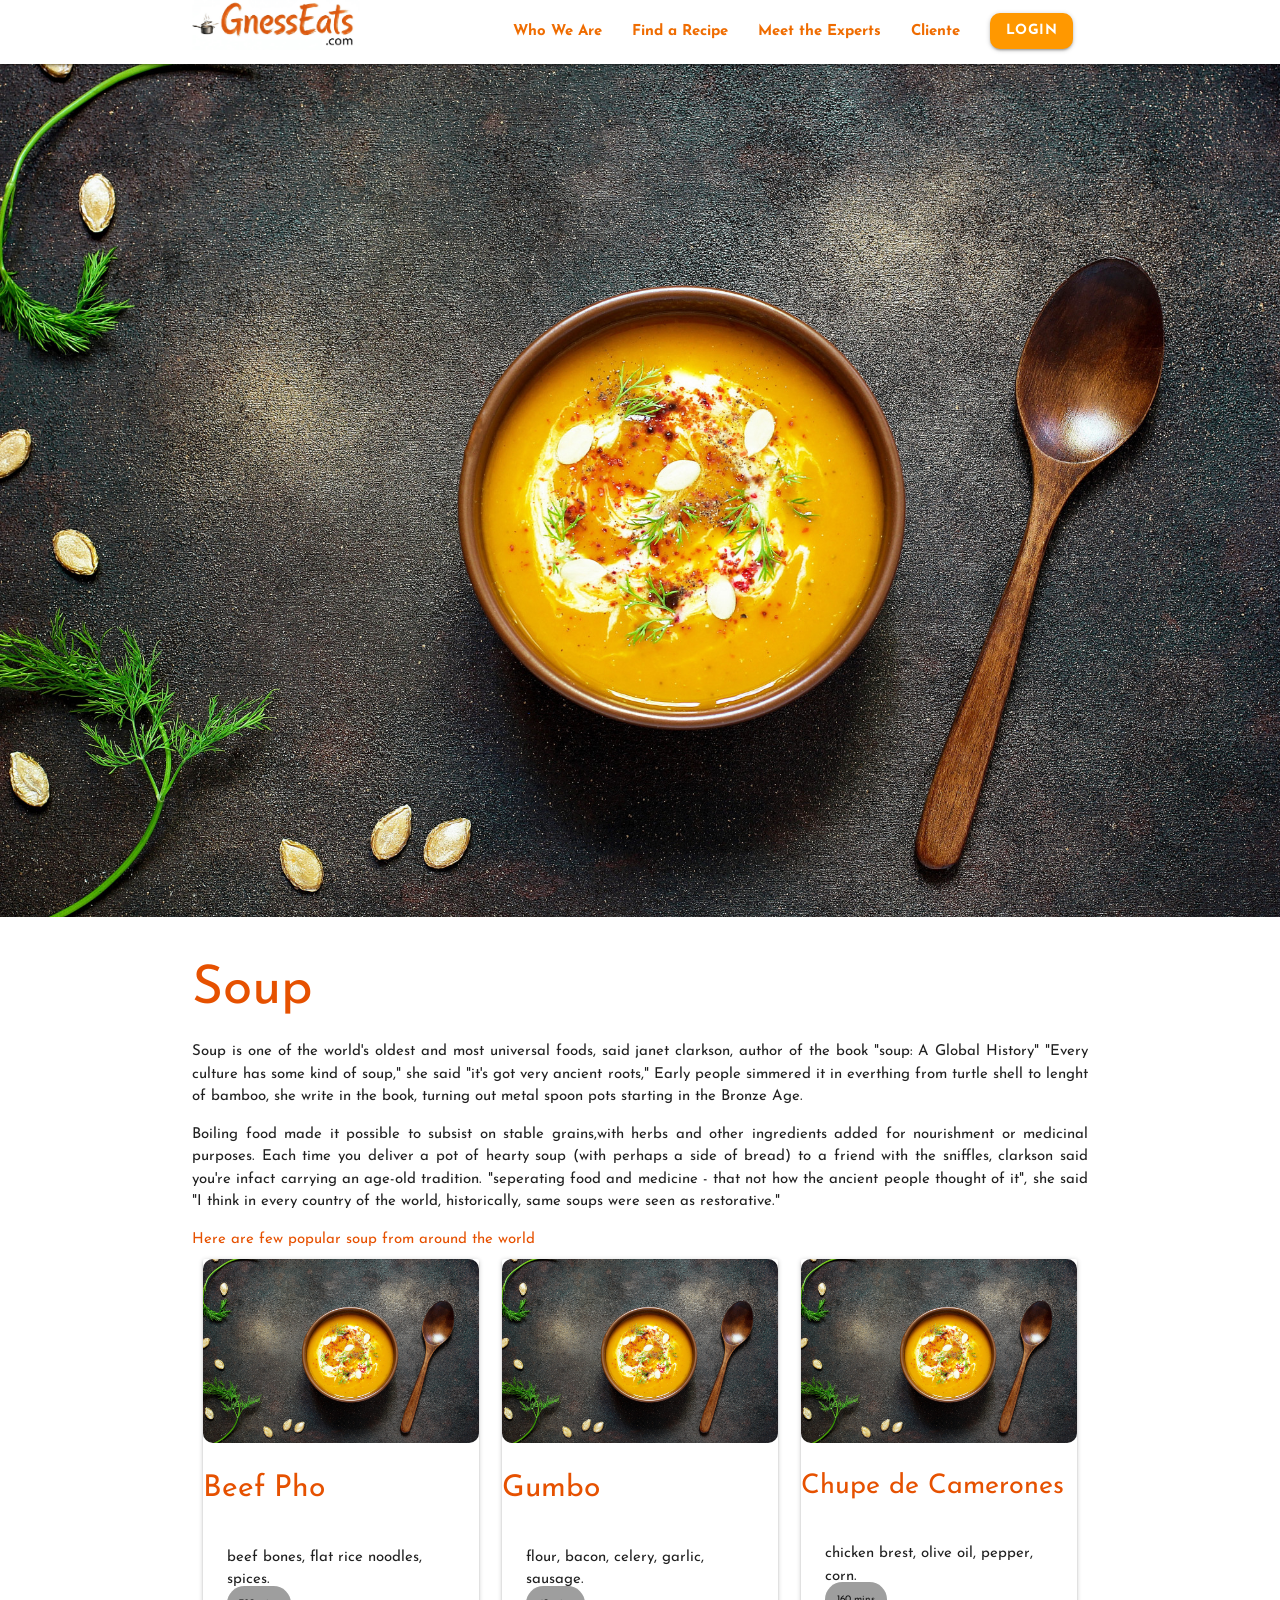
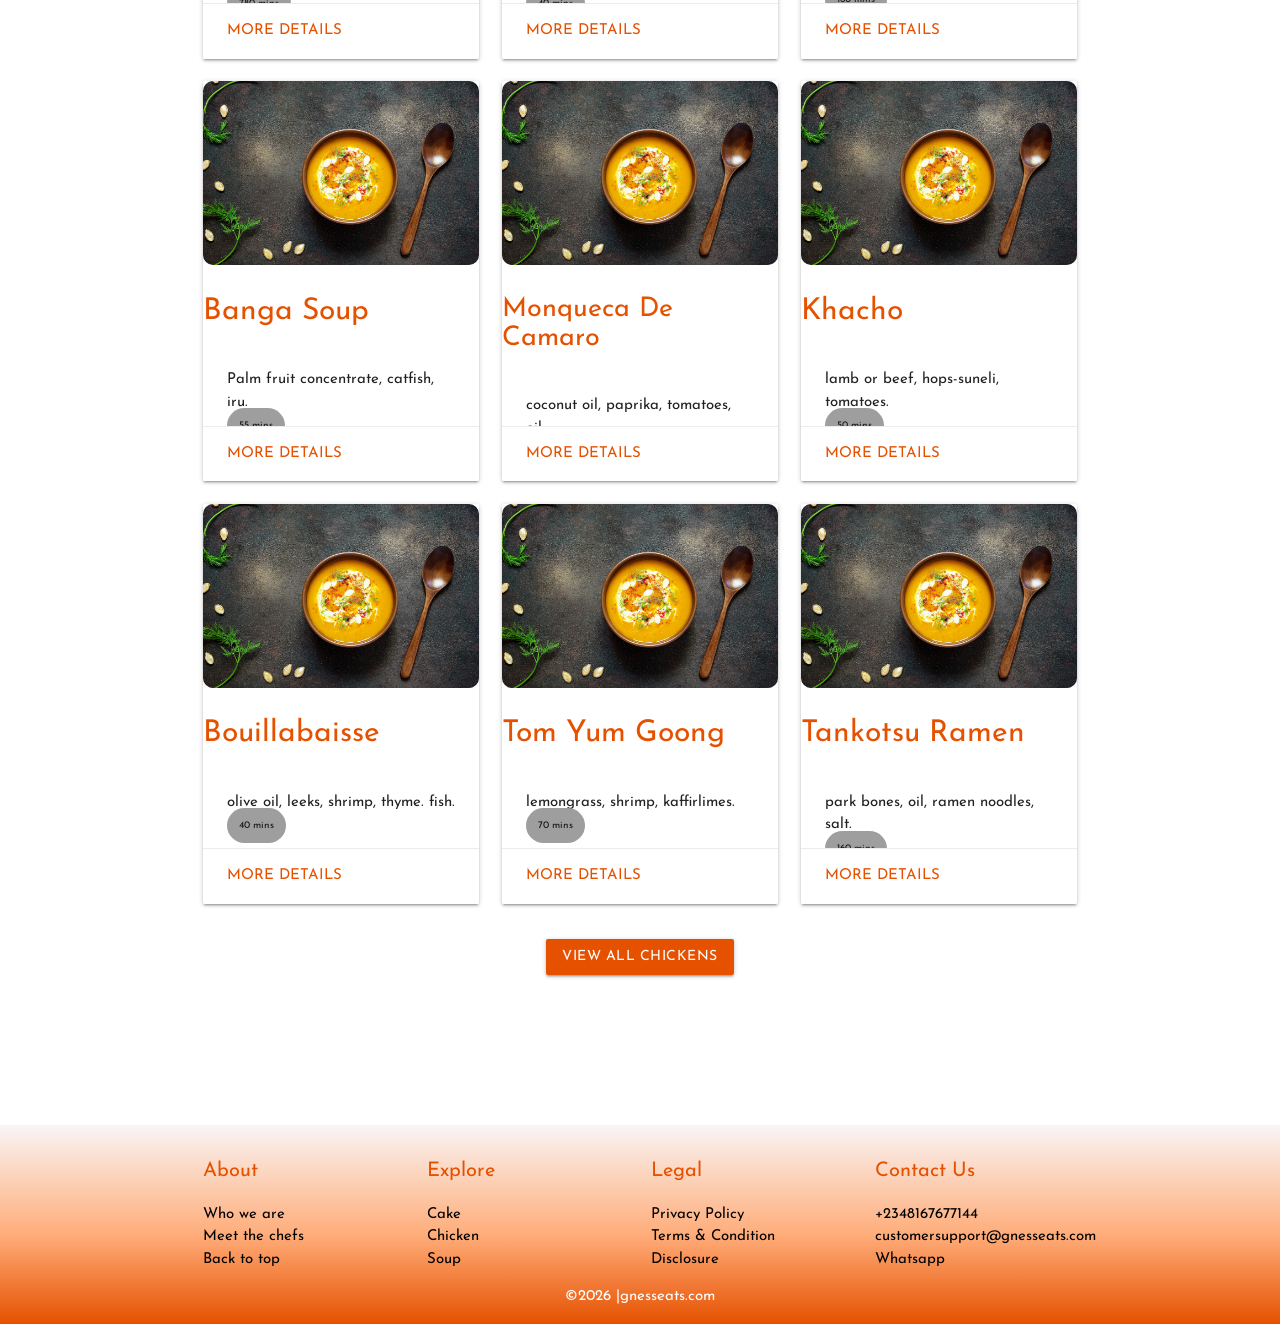
<file: soup.html>
<!DOCTYPE html>
<html lang="en">
<head>
    <meta charset="UTF-8">
    <meta name="viewport" content="width=device-width, initial-scale=1.0">
    <title>Soup</title>
    <link rel="stylesheet" href="css/materialize.css">
    <link rel="stylesheet" href="style.css">
    <link rel="stylesheet" href="https://fonts.googleapis.com/css2?family=Josefin+Sans:wght@400;600;700&display=swap">
    <link rel="stylesheet" href="https://fonts.googleapis.com/icon?family=Material+Icons">
</head>
<body>
<div class="navbar-fixed">
    <header>
<nav>
                <div class="nav-wrapper white">
                    <div class="container">
                        <div class="brand-logo">
                            <img src="img/gnesslogo.jpg" alt="GnessEats.com" style="width: 170px;">
                        </div>
                    </div>
                    <div class="container">
                        <a href="#mobile-sidenav" class="sidenav-trigger orange-text text-darken-4"><i class="material-icons">menu</i></a>
                        <ul class="right hide-on-med-and-down">
                            <li><a href="index.html#who-we-are" class="orange-text text-darken-3 nav-links">Who We Are</a></li>
                            <li><a href="index.html#find-a-recipe" class="orange-text text-darken-3 nav-links">Find a Recipe</a></li>
                            <li><a href="index.html#meet-the-expert" class="orange-text text-darken-3 nav-links">Meet the Experts</a></li>
                            <li><a href="index.html#our-esteemed-cliente" class="orange-text text-darken-3 nav-links">Cliente</a></li>
                            <li><a href="#" class="white-text orange login-button btn">LOGIN</a></li>
                        </ul>
                    </div>
                </div>
            </nav>
            <!-- side nav -->
            <ul class="sidenav" id="mobile-sidenav">
                        <li><a href="index.html#who-we-are" class="orange-text text-darken-3 nav-links">Who We Are</a></li>
                        <li><a href="index.html#find-a-recipe" class="orange-text text-darken-3 nav-links">Find a Recipe</a></li>
                        <li><a href="index.html#meet-the-expert" class="orange-text text-darken-3 nav-links">Meet the Experts</a></li>
                        <li><a href="index.html#our-esteemed-cliente" class="orange-text text-darken-3 nav-links">Cliente</a></li>
                        <li><a href="#" class="white-text orange login-button btn">LOGIN</a></li>
                    </ul>
    </header>
</div>
    <main>
        <!-- hero section -->
        <div class="her0-image">
                <img src="img/soup-main.jpg" alt="Soup" class="responsive-img">
        </div>
        <!-- text and card secton -->
        <section>
            <div class="container">
                <h2 class="orange-text text-darken-4">Soup</h2>
                <p style="text-align: justify;">Soup is one of the world's oldest and most universal foods, said janet clarkson, author of the book "soup: A Global History" "Every culture has some kind of soup," she said "it's got very ancient roots," Early people simmered it in everthing from turtle shell to lenght of bamboo, she write in the book, turning out metal spoon pots starting in the Bronze Age.</p>
                <p style="text-align: justify;">Boiling food made it possible to subsist on stable grains,with herbs and other ingredients added for nourishment or medicinal purposes. Each time you deliver a pot of hearty soup (with perhaps a side of bread) to a friend with the sniffles, clarkson said you're infact carrying an age-old tradition. "seperating food and medicine - that not how the ancient people thought of it", she said "I think in every country of the world, historically, same soups were seen as restorative."</p>
            </div>
            <div class="container">
                <div>
                    <span class="orange-text text-darken-4">Here are few popular soup from around the world</span>
                </div>
                <div>
                    <div class="row">
                        <!-- card 1 -->
                        <div class="col s12 m6 l4">
                            <div class="card medium">
                                    <div class="card-image">
                                        <img src="img/soup-main.jpg" alt="Beef Pho" class="responsive-img">
                                    </div>
                                    <div class="card-title">
                                        <h3 style="font-size: 30px;" class="orange-text text-darken-4">Beef Pho</h3>
                                    </div>
                                    <div class="card-content">
                                        <p>beef bones, flat rice noodles, spices.</p>
                                        <span class="duration grey">780 mins</span>
                                    </div>
                                    <div class="card-action">
                                        <a href="#" class="orange-text text-darken-4">More Details</a>
                                    </div>
                                </div>
                            </div>

                            <!-- card 2 -->
                            <div class="col s12 m6 l4">
                            <div class="card medium">
                                    <div class="card-image">
                                        <img src="img/soup-main.jpg" alt="Gumbo" class="responsive-img">
                                    </div>
                                    <div class="card-title">
                                        <h3 style="font-size: 30px;" class="orange-text text-darken-4">Gumbo</h3>
                                    </div>
                                    <div class="card-content">
                                        <p>flour, bacon, celery, garlic, sausage.</p>
                                        <span class="duration grey">40 mins</span>
                                    </div>
                                    <div class="card-action">
                                        <a href="#" class="orange-text text-darken-4">More Details</a>
                                    </div>
                                </div>
                            </div>

                            <!-- card 3 -->
                            <div class="col s12 m6 l4">
                            <div class="card medium">
                                    <div class="card-image">
                                        <img src="img/soup-main.jpg" alt="Chupe de Camerones" class="responsive-img">
                                    </div>
                                    <div class="card-title">
                                        <h3 style="font-size: 27px;" class="orange-text text-darken-4">Chupe de Camerones</h3>
                                    </div>
                                    <div class="card-content">
                                        <p>chicken brest, olive oil, pepper, corn.</p>
                                        <span class="duration grey">160 mins</span>
                                    </div>
                                    <div class="card-action">
                                        <a href="#" class="orange-text text-darken-4">More Details</a>
                                    </div>
                                </div>
                            </div>

                            <!-- card 4 -->
                            <div class="col s12 m6 l4">
                            <div class="card medium">
                                    <div class="card-image">
                                        <img src="img/soup-main.jpg" alt="Banga Soup" class="responsive-img">
                                    </div>
                                    <div class="card-title">
                                        <h3 style="font-size: 30px;" class="orange-text text-darken-4">Banga Soup</h3>
                                    </div>
                                    <div class="card-content">
                                        <p>Palm fruit concentrate, catfish, iru.
                                        </p>
                                        <span class="duration grey">55 mins</span>
                                    </div>
                                    <div class="card-action">
                                        <a href="#" class="orange-text text-darken-4">More Details</a>
                                    </div>
                                </div>
                            </div>

                            <!-- card 5 -->
                            <div class="col s12 m6 l4">
                            <div class="card medium">
                                    <div class="card-image">
                                        <img src="img/soup-main.jpg" alt="Monqueca De Camaro" class="responsive-img">
                                    </div>
                                    <div class="card-title">
                                        <h3 style="font-size: 27px;" class="orange-text text-darken-4">Monqueca De Camaro</h3>
                                    </div>
                                    <div class="card-content">
                                        <p>coconut oil, paprika, tomatoes, oil.</p>
                                        <span class="duration grey">30 mins</span>
                                    </div>
                                    <div class="card-action">
                                        <a href="#" class="orange-text text-darken-4">More Details</a>
                                    </div>
                                </div>
                            </div>

                            <!-- card 6 -->
                            <div class="col s12 m6 l4">
                            <div class="card medium">
                                    <div class="card-image">
                                        <img src="img/soup-main.jpg" alt="Khacho" class="responsive-img">
                                    </div>
                                    <div class="card-title">
                                        <h3 style="font-size: 30px;" class="orange-text text-darken-4">Khacho</h3>
                                    </div>
                                    <div class="card-content">
                                        <p>lamb or beef, hops-suneli, tomatoes.</p>
                                        <span class="duration grey">50 mins</span>
                                    </div>
                                    <div class="card-action">
                                        <a href="#" class="orange-text text-darken-4">More Details</a>
                                    </div>
                                </div>
                            </div>
                            
                            <!-- card 7 -->
                        <div class="col s12 m6 l4">
                            <div class="card medium">
                                    <div class="card-image">
                                        <img src="img/soup-main.jpg" alt="Bouillabaisse" class="responsive-img">
                                    </div>
                                    <div class="card-title">
                                        <h3 style="font-size: 30px;" class="orange-text text-darken-4">Bouillabaisse</h3>
                                    </div>
                                    <div class="card-content">
                                        <p>olive oil, leeks, shrimp, thyme. fish.</p>
                                        <span class="duration grey">40 mins</span>
                                    </div>
                                    <div class="card-action">
                                        <a href="#" class="orange-text text-darken-4">More Details</a>
                                    </div>
                                </div>
                            </div>

                            <!-- card 8 -->
                            <div class="col s12 m6 l4">
                            <div class="card medium">
                                    <div class="card-image">
                                        <img src="img/soup-main.jpg" alt="Tom Yum Goong" class="responsive-img">
                                    </div>
                                    <div class="card-title">
                                        <h3 style="font-size: 30px;" class="orange-text text-darken-4">Tom Yum Goong</h3>
                                    </div>
                                    <div class="card-content">
                                        <p>lemongrass, shrimp, kaffirlimes.</p>
                                        <span class="duration grey">70 mins</span>
                                    </div>
                                    <div class="card-action">
                                        <a href="#" class="orange-text text-darken-4">More Details</a>
                                    </div>
                                </div>
                            </div>

                            <!-- card 9 -->
                            <div class="col s12 m6 l4">
                            <div class="card medium">
                                    <div class="card-image">
                                        <img src="img/soup-main.jpg" alt="Tankotsu Ramen" class="responsive-img">
                                    </div>
                                    <div class="card-title">
                                        <h3 style="font-size: 30px;" class="orange-text text-darken-4">Tankotsu Ramen</h3>
                                    </div>
                                    <div class="card-content">
                                        <p>park bones, oil, ramen noodles, salt.</p>
                                        <span class="duration grey">160 mins</span>
                                    </div>
                                    <div class="card-action">
                                        <a href="#" class="orange-text text-darken-4">More Details</a>
                                    </div>
                                </div>
                            </div>
                        </div>
                        <div class="center">
                            <a href="#" class="btn orange darken-4">VIEW ALL CHICKENS</a>
                        </div>
            
        </section>
    </main>
    <footer>
        <div class="row">
            <!-- col 1 -->
            <div class="container">
                <div class="col s12 m6 l3">
                    <h2 class="footer-h-tags">About</h2>
                    <ul>
                        <li><a href="index.html#who-we-are" class="black-text">Who we are</a></li>
                        <li><a href="index.html#meet-the-expert" class="black-text">Meet the chefs</a></li>
                        <li><a href="index.html" class="black-text">Back to top</a></li>
                    </ul>
                </div>
            </div>
            <!-- col 2 -->
            <div class="container">
                <div class="col s12 m6 l3">
                    <h2 class="footer-h-tags">Explore</h2>
                    <ul>
                        <li><a href="cake.html" class="black-text">Cake</a></li>
                        <li><a href="chicken.html" class="black-text">Chicken</a></li>
                        <li><a href="soup.html" class="black-text">Soup</a></li>
                    </ul>
                </div>
            </div>
            <!-- col 3 -->
            <div class="container">
                <div class="col s12 m6 l3">
                    <h2 class="footer-h-tags">Legal</h2>
                    <ul>
                        <li><a href="#" class="black-text">Privacy Policy</a></li>
                        <li><a href="#" class="black-text">Terms & Condition</a></li>
                        <li><a href="#" class="black-text">Disclosure</a></li>
                    </ul>
                </div>
            </div>
            <!-- col 4 -->
            <div class="container">
                <div class="col s12 m6 l3">
                    <h2 class="footer-h-tags">Contact Us</h2>
                    <ul>
                        <li><a href="https://wa.me/2348167677144?text=Hello%20GnessEats%20Team%2C%20I%20visited%20your%20website%20GnessEats.com%20and%20would%20like%20to%20make%20an%20enquiry.%20Thank%20you." target="_blank" style="text-decoration: none;" class="black-text">+2348167677144</a></li>
                        <li><a href="#meet-the-expert" class="black-text">customersupport@gnesseats.com</a></li>
                        <li><a href="https://wa.me/2348167677144?text=Hello%20GnessEats%20Team%2C%20I%20visited%20your%20website%20GnessEats.com%20and%20would%20like%20to%20make%20an%20enquiry.%20Thank%20you." target="_blank" class="black-text">Whatsapp</a></li>
                    </ul>
                </div>
            </div>
            <div class="container footer-copyright">
                <p class="white-text center">&copy;2026 |gnesseats.com</p>  
            </div>
        </div>
    </footer>
</body>
<script src="js/jquery.js"></script>
<script src="js/materialize.js"></script>
<script>
    $(document).ready( ()=>{
    $('sidenav').sidenav();
    $('scrollspy').scrollSpy();
    })
</script>
</html>
</file>
<file: style.css>
body {
font-family: 'Josefin Sans', sans-serif;
}
.nav-links {
    font-weight: bold;
}
.login-button {
    border-radius: 10px;
    font-weight: bold;
}
video {
    height: 100vh;
    object-fit: cover;
}
.h {
    position: absolute;
    display: inline-block;
    top: 200px;
    left: 400px;
    color: white;
}
.who-we-are-button {
    border-radius: 8px;
}
.who-we-are-p-text {
    font-weight: bold;
}
.card-image {
    position: relative;
    overflow: hidden;
    border-radius: 10px;

}
.border-radius-10px {
    border-radius: 10px !important;
}
.relative {
    position: relative;
}
.overlay {
    position: absolute;
    top: 0;
    width: 100%;
    height: 100%;
    background-color: rgba(0, 0, 0, 0.53);
    opacity: 0;
    transition: 0.3s;
    border-radius: 10px;
    display: flex;
    align-items: center;
    justify-content: center;
    padding: 15px 20px;
}
.overlay:hover {
    /* border-radius: 100px; */
    opacity: 1;
    /* cursor: pointer; */
    text-decoration: underline;
    text-decoration-color: white;
    color: white;
}
.select-a-recipe-h-tag {
    text-align: center;
}
.see-our-numbers-h-text {
    text-align: center;
    background: black;
}
.meet-the-expert {
    margin-top: 50px;
    margin-bottom: 70px;
}
.our-estenned-cliente-h-tag {
font-size: 40px;
text-align: center;
}
.footer-h-tags {
    font-size: 20px;
    color: #e65100;
}
footer {
    margin-top: 150px;
    background: linear-gradient(to top, #e65100 0%, #ffad7a 45%, #f9f5f6 100%);
}
.duration {
    border-radius: 30px;
    padding: 12px;
    font-size: 10px;
}
</file>
